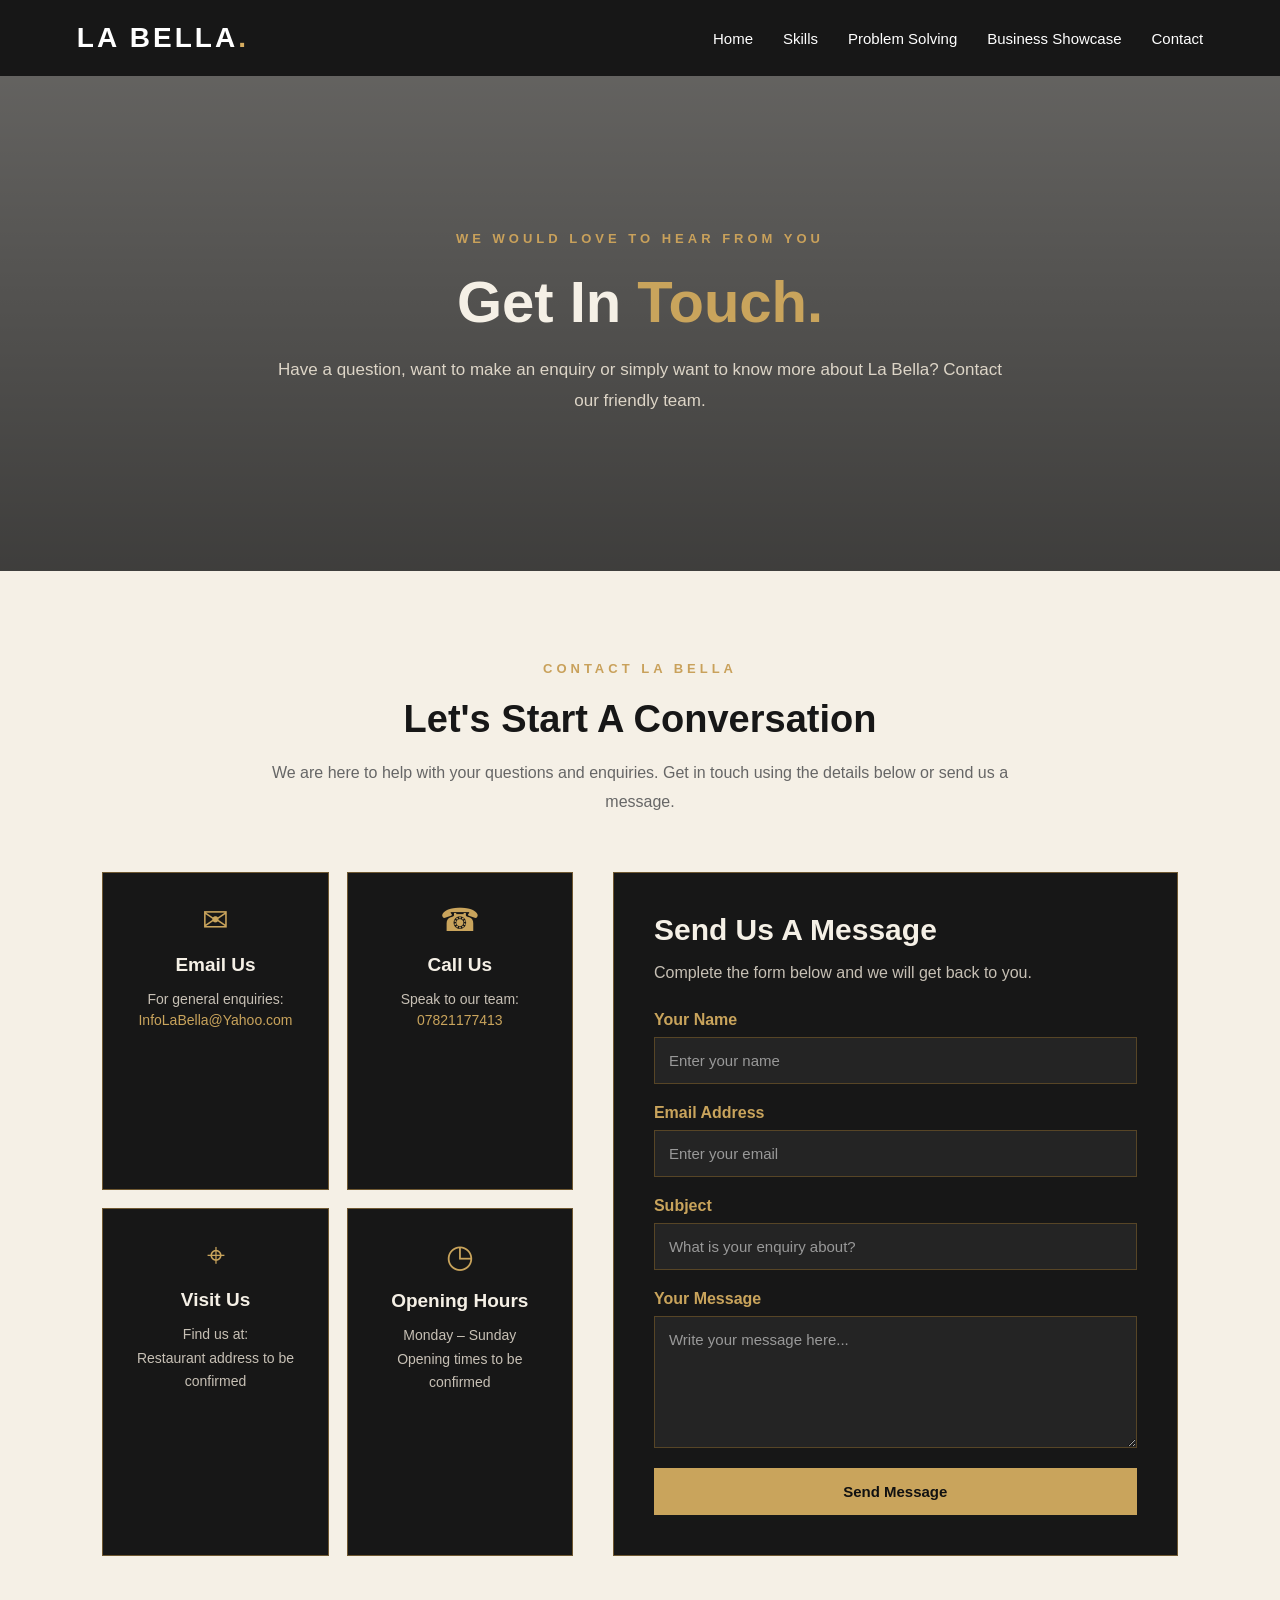
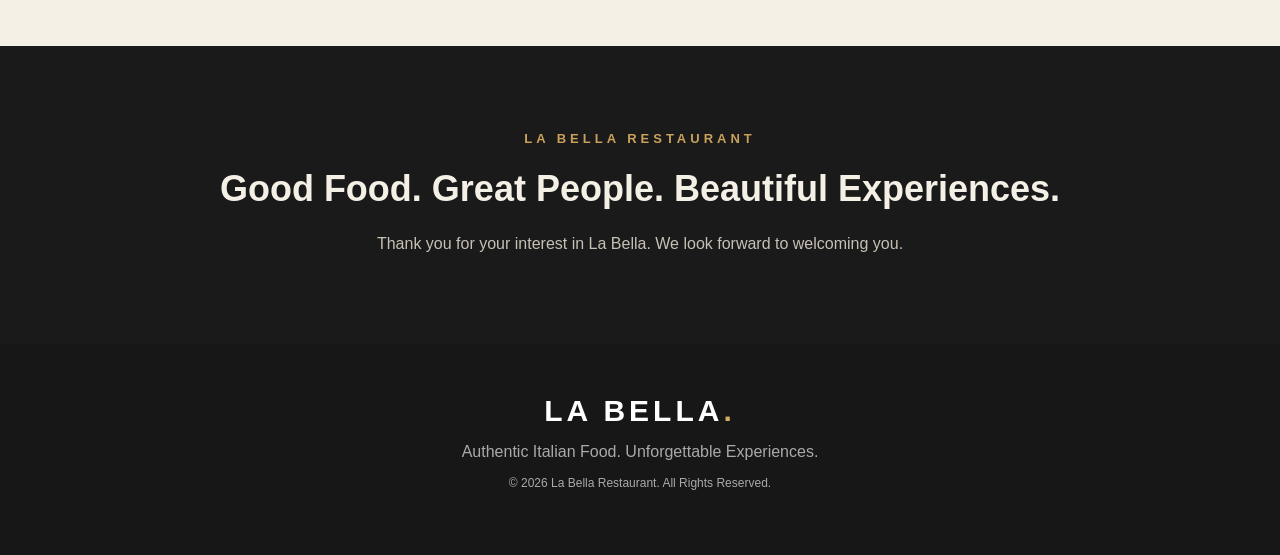
<file: Contact.html>
<!DOCTYPE html>
<html lang="en">
<head>
    <meta charset="UTF-8">
    <meta name="viewport" content="width=device-width, initial-scale=1.0">
    <title>Contact Us | La Bella</title>
    <link rel="stylesheet" href="Style.css">
</head>
<body>

<header class="header">

    <div class="logo">
        LA BELLA<span>.</span>
    </div>

    <nav class="navbar">

        <a href="index.html">Home</a>

        <a href="Skill.html">Skills</a>

        <a href="Problem-Solving%20Page.html">
            Problem Solving
        </a>

        <a href="Business%20Showcase%20Page.html">
            Business Showcase
        </a>

        <a href="Contact.html">Contact</a>

    </nav>

</header>
<style>
    /* NAVIGATION BAR */

* {
    margin: 0;
    padding: 0;
    box-sizing: border-box;
}

body {
    font-family: Arial, sans-serif;
}

/* HEADER */

.header {
    width: 100%;
    background-color: #171717;
    padding: 22px 6%;

    display: flex;
    justify-content: space-between;
    align-items: center;
}

/* LOGO */

.logo {
    color: white;
    font-size: 28px;
    font-weight: bold;
    letter-spacing: 3px;
}

.logo span {
    color: #d6ad60;
}

/* NAVIGATION LINKS */

.navbar {
    display: flex;
    align-items: center;
    gap: 30px;
}

.navbar a {
    color: white;
    text-decoration: none;
    font-size: 15px;
    font-weight: 500;

    transition: 0.3s;
}

.navbar a:hover {
    color: #d6ad60;
}

/* MOBILE RESPONSIVE */

@media (max-width: 850px) {

    .header {
        flex-direction: column;
        gap: 20px;
    }

    .navbar {
        flex-wrap: wrap;
        justify-content: center;
        gap: 15px;
    }

    .navbar a {
        font-size: 13px;
    }

}
</style>
<!-- Hero Section -->
    <section class="contact-hero">
        <div class="contact-hero-content">
            <p class="gold-text">WE WOULD LOVE TO HEAR FROM YOU</p>
            <h1>Get In <span>Touch.</span></h1>
            <p>
                Have a question, want to make an enquiry or simply want to
                know more about La Bella? Contact our friendly team.
            </p>
        </div>
    </section>

    <!-- Contact Information -->
    <section class="contact-section">

        <div class="contact-heading">
            <p class="gold-text">CONTACT LA BELLA</p>
            <h2>Let's Start A Conversation</h2>
            <p>
                We are here to help with your questions and enquiries.
                Get in touch using the details below or send us a message.
            </p>
        </div>

        <div class="contact-container">

            <!-- Contact Details -->
            <div class="contact-details">

                <div class="contact-card">
                    <div class="contact-icon">✉</div>
                    <h3>Email Us</h3>
                    <p>For general enquiries:</p>
                    <a href="mailto:InfoLaBella@Yahoo.com">
                        InfoLaBella@Yahoo.com
                    </a>
                </div>

                <div class="contact-card">
                    <div class="contact-icon">☎</div>
                    <h3>Call Us</h3>
                    <p>Speak to our team:</p>
                    <a href="tel:+4407821177413">
                        07821177413
                    </a>
                </div>

                <div class="contact-card">
                    <div class="contact-icon">⌖</div>
                    <h3>Visit Us</h3>
                    <p>Find us at:</p>
                    <p>Restaurant address to be confirmed</p>
                </div>

                <div class="contact-card">
                    <div class="contact-icon">◷</div>
                    <h3>Opening Hours</h3>
                    <p>Monday – Sunday</p>
                    <p>Opening times to be confirmed</p>
                </div>

            </div>

            <!-- Contact Form -->
            <div class="contact-form-container">
                <h2>Send Us A Message</h2>
                <p>Complete the form below and we will get back to you.</p>

                <form class="contact-form" action="#" method="post">

                    <label for="name">Your Name</label>
                    <input
                        type="text"
                        id="name"
                        name="name"
                        placeholder="Enter your name"
                        required
                    >

                    <label for="email">Email Address</label>
                    <input
                        type="email"
                        id="email"
                        name="email"
                        placeholder="Enter your email"
                        required
                    >

                    <label for="subject">Subject</label>
                    <input
                        type="text"
                        id="subject"
                        name="subject"
                        placeholder="What is your enquiry about?"
                        required
                    >

                    <label for="message">Your Message</label>
                    <textarea
                        id="message"
                        name="message"
                        rows="6"
                        placeholder="Write your message here..."
                        required
                    ></textarea>

                    <button type="submit" class="contact-button">
                        Send Message
                    </button>

                </form>
            </div>

        </div>
    </section>

    <!-- Closing Message -->
    <section class="contact-ending">
        <p class="gold-text">LA BELLA RESTAURANT</p>
        <h2>Good Food. Great People. Beautiful Experiences.</h2>
        <p>
            Thank you for your interest in La Bella. We look forward
            to welcoming you.
        </p>
    </section>

    <!-- Footer -->
    <footer class="footer">
        <h2>LA BELLA<span>.</span></h2>
        <p>Authentic Italian Food. Unforgettable Experiences.</p>
        <p class="copyright">© 2026 La Bella Restaurant. All Rights Reserved.</p>
    </footer>

</body>
</html>
</file>
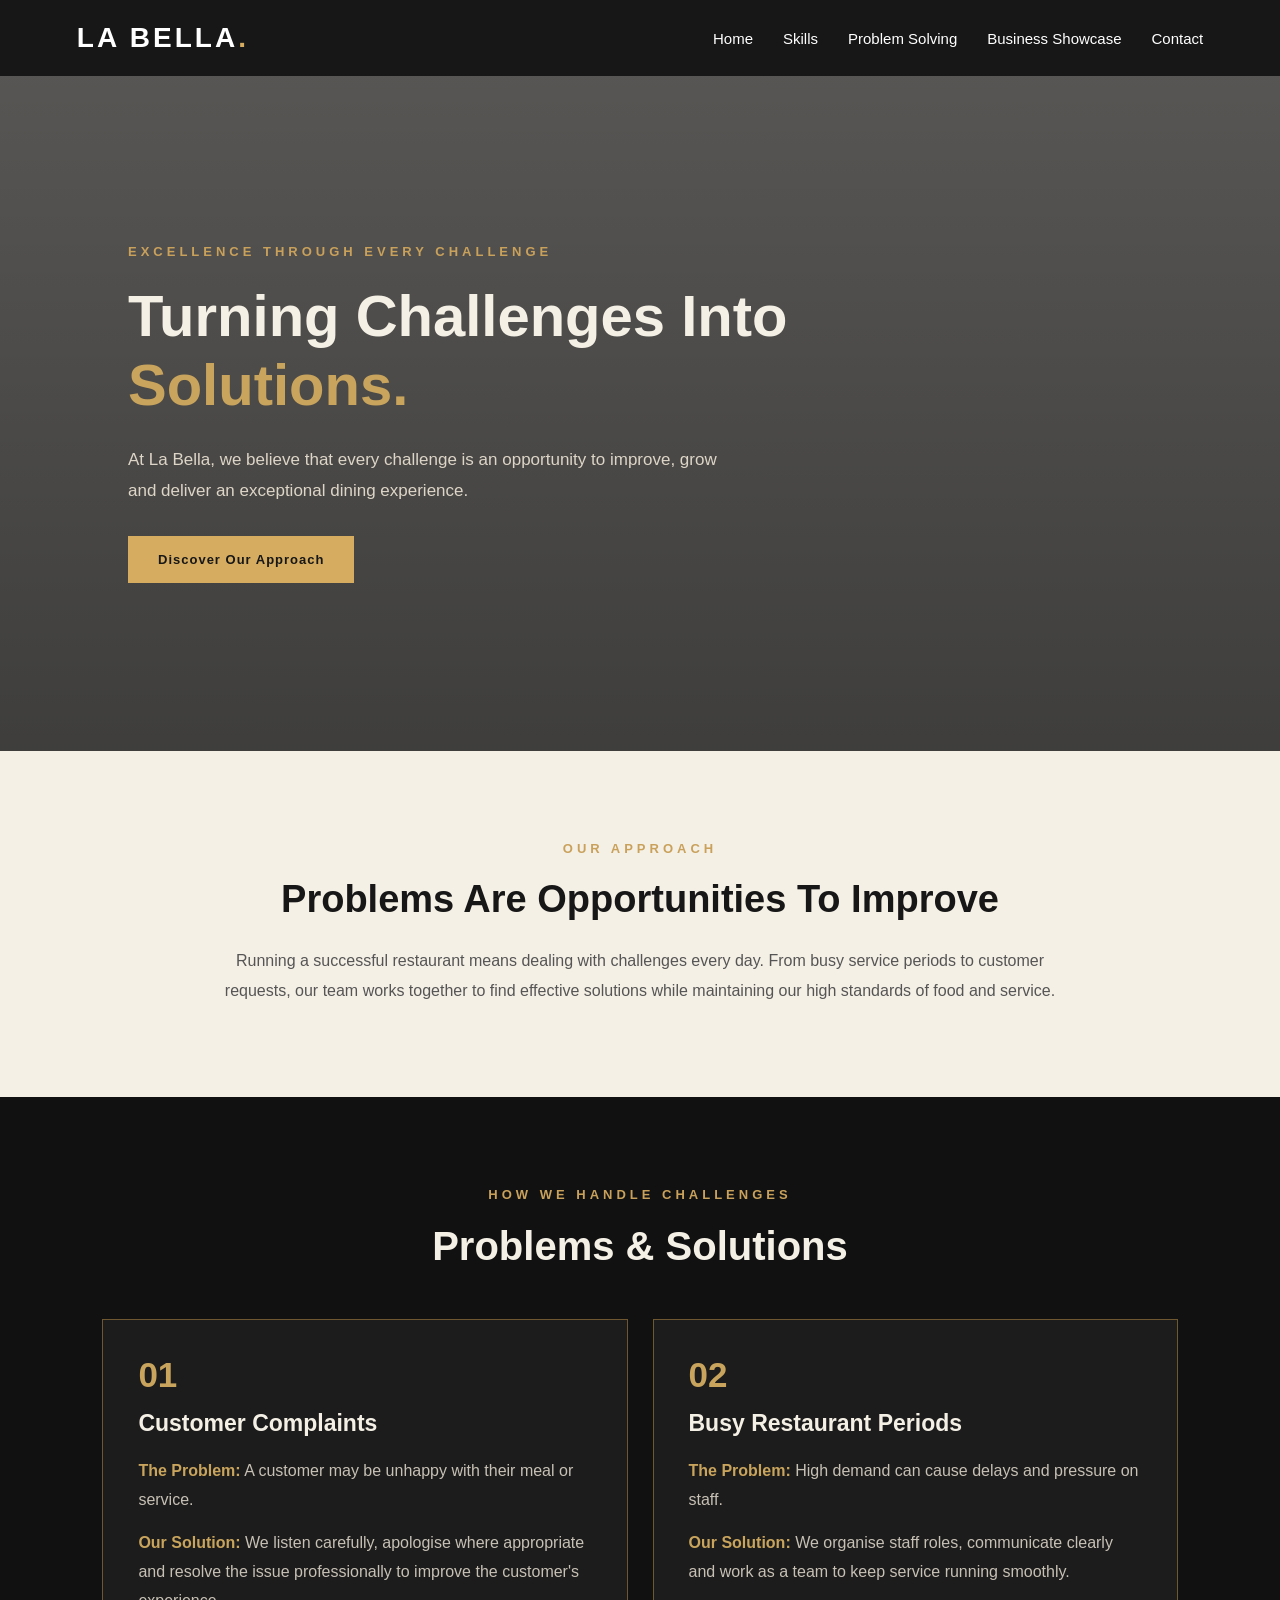
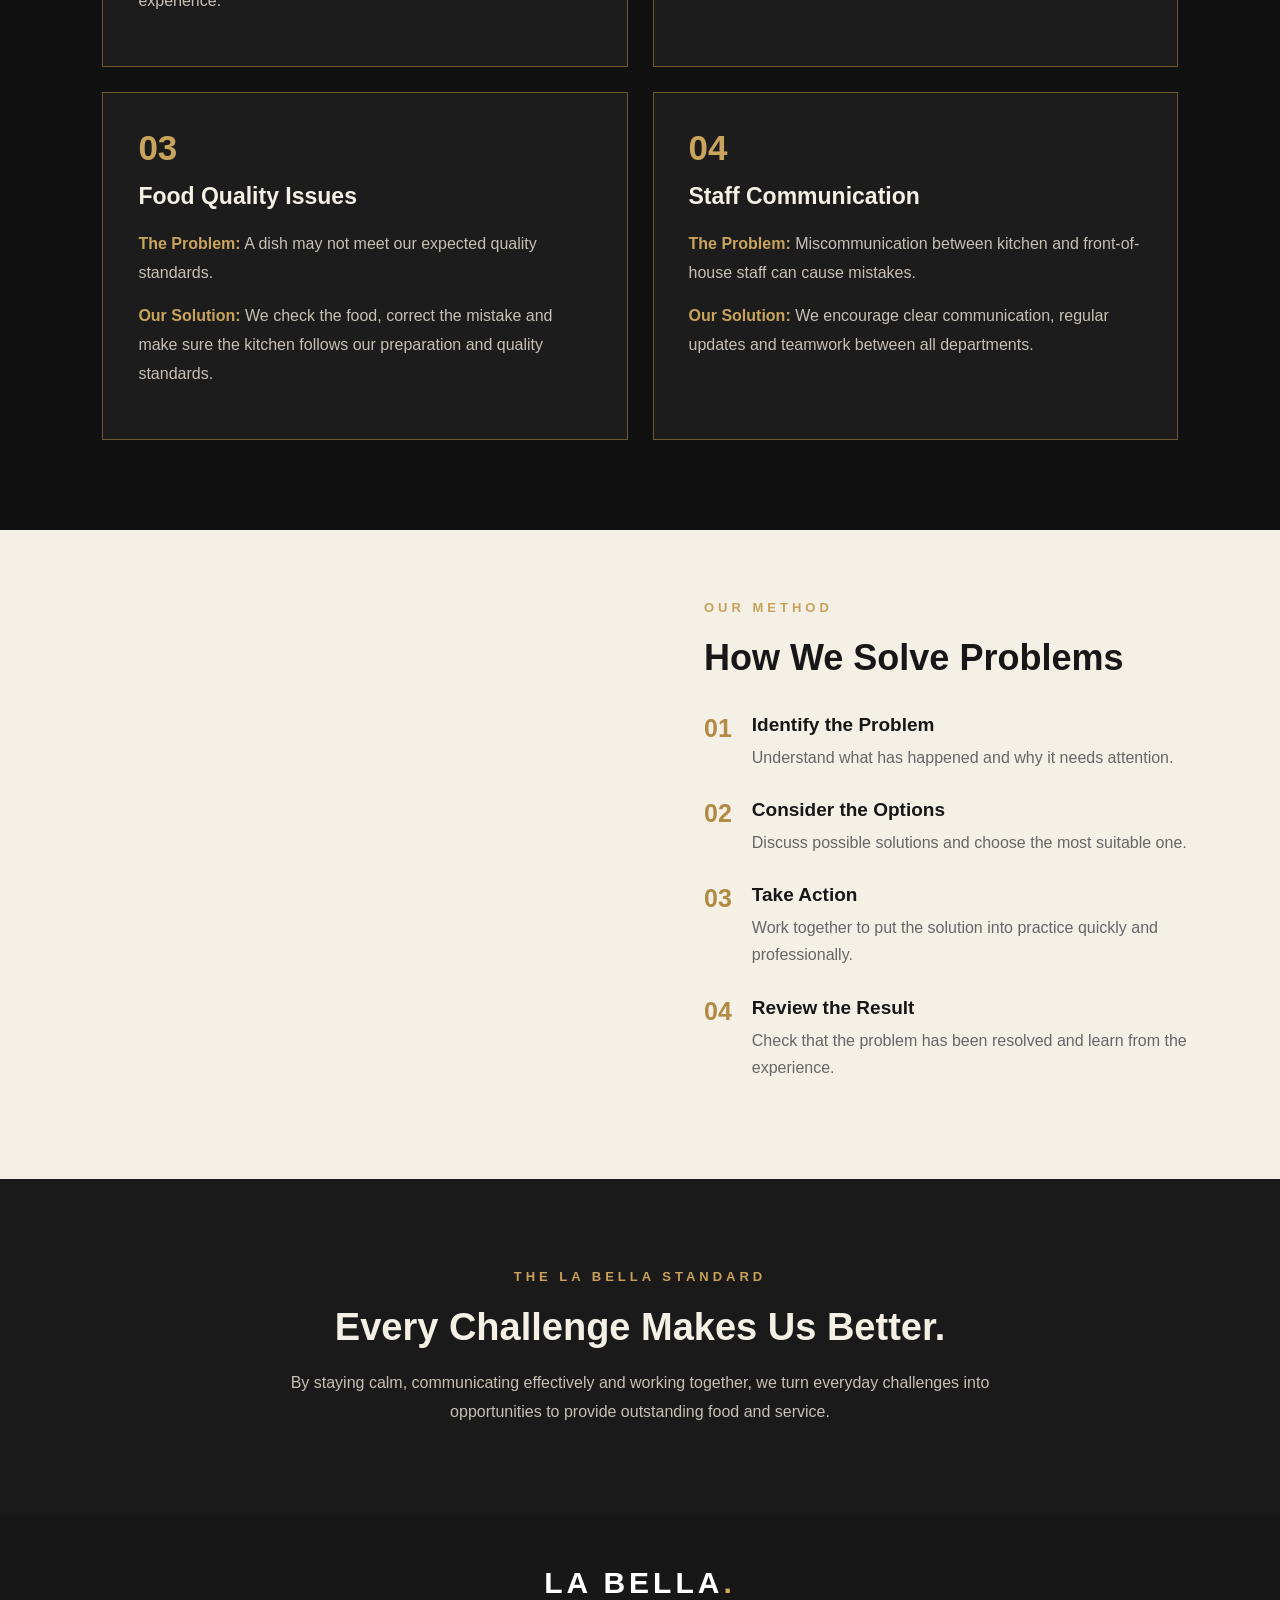
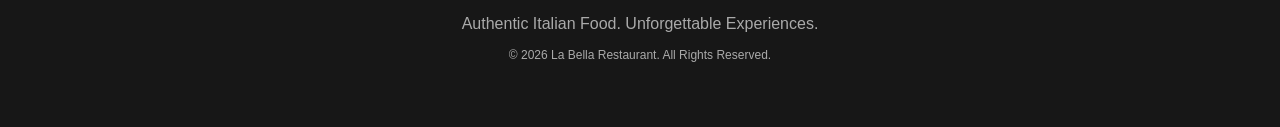
<file: Problem-Solving Page.html>
<!DOCTYPE html>
<html lang="en">
<head>
    <meta charset="UTF-8">
    <meta name="viewport" content="width=device-width, initial-scale=1.0">
    <title>Problem Solving | La Bella</title>
    <link rel="stylesheet" href="Style.css">
</head>
<body>

<header class="header">

    <div class="logo">
        LA BELLA<span>.</span>
    </div>

    <nav class="navbar">

        <a href="index.html">Home</a>

        <a href="Skill.html">Skills</a>

        <a href="Problem-Solving%20Page.html">
            Problem Solving
        </a>

        <a href="Business%20Showcase%20Page.html">
            Business Showcase
        </a>

        <a href="Contact.html">Contact</a>

    </nav>

</header>
<style>
    /* NAVIGATION BAR */

* {
    margin: 0;
    padding: 0;
    box-sizing: border-box;
}

body {
    font-family: Arial, sans-serif;
}

/* HEADER */

.header {
    width: 100%;
    background-color: #171717;
    padding: 22px 6%;

    display: flex;
    justify-content: space-between;
    align-items: center;
}

/* LOGO */

.logo {
    color: white;
    font-size: 28px;
    font-weight: bold;
    letter-spacing: 3px;
}

.logo span {
    color: #d6ad60;
}

/* NAVIGATION LINKS */

.navbar {
    display: flex;
    align-items: center;
    gap: 30px;
}

.navbar a {
    color: white;
    text-decoration: none;
    font-size: 15px;
    font-weight: 500;

    transition: 0.3s;
}

.navbar a:hover {
    color: #d6ad60;
}

/* MOBILE RESPONSIVE */

@media (max-width: 850px) {

    .header {
        flex-direction: column;
        gap: 20px;
    }

    .navbar {
        flex-wrap: wrap;
        justify-content: center;
        gap: 15px;
    }

    .navbar a {
        font-size: 13px;
    }

}
</style>
 <!-- Hero Section -->
    <section class="problem-hero">
        <div class="problem-hero-content">
            <p class="gold-text">EXCELLENCE THROUGH EVERY CHALLENGE</p>
            <h1>Turning Challenges Into <span>Solutions.</span></h1>
            <p>
                At La Bella, we believe that every challenge is an opportunity
                to improve, grow and deliver an exceptional dining experience.
            </p>
            <a href="#solutions" class="gold-button">Discover Our Approach</a>
        </div>
    </section>

    <!-- Introduction -->
    <section class="problem-intro">
        <p class="gold-text">OUR APPROACH</p>
        <h2>Problems Are Opportunities To Improve</h2>
        <p>
            Running a successful restaurant means dealing with challenges
            every day. From busy service periods to customer requests, our
            team works together to find effective solutions while maintaining
            our high standards of food and service.
        </p>
    </section>

    <!-- Problem and Solution Cards -->
    <section class="solutions-section" id="solutions">
        <p class="gold-text">HOW WE HANDLE CHALLENGES</p>
        <h2>Problems & Solutions</h2>

        <div class="solutions-grid">

            <div class="solution-card">
                <div class="solution-number">01</div>
                <h3>Customer Complaints</h3>
                <p>
                    <strong>The Problem:</strong> A customer may be unhappy
                    with their meal or service.
                </p>
                <p>
                    <strong>Our Solution:</strong> We listen carefully,
                    apologise where appropriate and resolve the issue
                    professionally to improve the customer's experience.
                </p>
            </div>

            <div class="solution-card">
                <div class="solution-number">02</div>
                <h3>Busy Restaurant Periods</h3>
                <p>
                    <strong>The Problem:</strong> High demand can cause
                    delays and pressure on staff.
                </p>
                <p>
                    <strong>Our Solution:</strong> We organise staff roles,
                    communicate clearly and work as a team to keep service
                    running smoothly.
                </p>
            </div>

            <div class="solution-card">
                <div class="solution-number">03</div>
                <h3>Food Quality Issues</h3>
                <p>
                    <strong>The Problem:</strong> A dish may not meet our
                    expected quality standards.
                </p>
                <p>
                    <strong>Our Solution:</strong> We check the food,
                    correct the mistake and make sure the kitchen follows
                    our preparation and quality standards.
                </p>
            </div>

            <div class="solution-card">
                <div class="solution-number">04</div>
                <h3>Staff Communication</h3>
                <p>
                    <strong>The Problem:</strong> Miscommunication between
                    kitchen and front-of-house staff can cause mistakes.
                </p>
                <p>
                    <strong>Our Solution:</strong> We encourage clear
                    communication, regular updates and teamwork between
                    all departments.
                </p>
            </div>

        </div>
    </section>

    <!-- Our Process -->
    <section class="problem-process">
        <div class="process-image"></div>

        <div class="process-content">
            <p class="gold-text">OUR METHOD</p>
            <h2>How We Solve Problems</h2>

            <div class="process-step">
                <span>01</span>
                <div>
                    <h3>Identify the Problem</h3>
                    <p>Understand what has happened and why it needs attention.</p>
                </div>
            </div>

            <div class="process-step">
                <span>02</span>
                <div>
                    <h3>Consider the Options</h3>
                    <p>Discuss possible solutions and choose the most suitable one.</p>
                </div>
            </div>

            <div class="process-step">
                <span>03</span>
                <div>
                    <h3>Take Action</h3>
                    <p>Work together to put the solution into practice quickly and professionally.</p>
                </div>
            </div>

            <div class="process-step">
                <span>04</span>
                <div>
                    <h3>Review the Result</h3>
                    <p>Check that the problem has been resolved and learn from the experience.</p>
                </div>
            </div>
        </div>
    </section>

    <!-- Final Message -->
    <section class="problem-ending">
        <p class="gold-text">THE LA BELLA STANDARD</p>
        <h2>Every Challenge Makes Us Better.</h2>
        <p>
            By staying calm, communicating effectively and working together,
            we turn everyday challenges into opportunities to provide
            outstanding food and service.
        </p>
    </section>

    <!-- Footer -->
    <footer class="footer">
        <h2>LA BELLA<span>.</span></h2>
        <p>Authentic Italian Food. Unforgettable Experiences.</p>
        <p class="copyright">© 2026 La Bella Restaurant. All Rights Reserved.</p>
    </footer>

</body>
</html>
</file>
<file: Style.css>
/* ============================= */
/* PROBLEM SOLVING PAGE */
/* ============================= */

.problem-hero {
    min-height: 75vh;
    background:
        linear-gradient(rgba(0,0,0,0.65), rgba(0,0,0,0.75)),
        url("https://images.unsplash.com/photo-1556911220-bff31c812dba?auto=format&fit=crop&w=1600&q=85");
    background-size: cover;
    background-position: center;
    display: flex;
    align-items: center;
    padding: 80px 10%;
}

.problem-hero-content {
    max-width: 700px;
}

.gold-text {
    color: #c9a45c;
    letter-spacing: 3px;
    font-size: 13px;
    font-weight: bold;
    margin-bottom: 20px;
}

.problem-hero h1 {
    color: #f5f0e6;
    font-size: 58px;
    line-height: 1.2;
    margin-bottom: 25px;
}

.problem-hero h1 span {
    color: #c9a45c;
}

.problem-hero-content > p:not(.gold-text) {
    color: #ddd5c7;
    font-size: 17px;
    line-height: 1.8;
    margin-bottom: 30px;
    max-width: 600px;
}

.gold-button {
    display: inline-block;
    background: #c9a45c;
    color: #111;
    padding: 14px 28px;
    text-decoration: none;
    font-weight: bold;
    transition: 0.3s;
}

.gold-button:hover {
    background: #f0d18d;
}

/* Introduction */

.problem-intro {
    background: #f5f0e6;
    text-align: center;
    padding: 90px 12%;
}

.problem-intro h2 {
    color: #171717;
    font-size: 38px;
    margin-bottom: 25px;
}

.problem-intro > p:last-child {
    color: #555;
    line-height: 1.9;
    font-size: 16px;
    max-width: 850px;
    margin: auto;
}

/* Problem and Solution Cards */

.solutions-section {
    background: #111;
    padding: 90px 8%;
    text-align: center;
}

.solutions-section h2 {
    color: #f5f0e6;
    font-size: 40px;
    margin-bottom: 50px;
}

.solutions-grid {
    display: grid;
    grid-template-columns: repeat(2, 1fr);
    gap: 25px;
    max-width: 1100px;
    margin: auto;
}

.solution-card {
    background: #1c1c1c;
    border: 1px solid #6f5831;
    padding: 35px;
    text-align: left;
    transition: 0.3s;
}

.solution-card:hover {
    transform: translateY(-7px);
    border-color: #c9a45c;
}

.solution-number {
    color: #c9a45c;
    font-size: 35px;
    font-weight: bold;
    margin-bottom: 15px;
}

.solution-card h3 {
    color: #f5f0e6;
    font-size: 23px;
    margin-bottom: 20px;
}

.solution-card p {
    color: #c7c0b5;
    line-height: 1.8;
    margin-bottom: 15px;
}

.solution-card strong {
    color: #c9a45c;
}

/* Problem Solving Process */

.problem-process {
    display: grid;
    grid-template-columns: 1fr 1fr;
    background: #f5f0e6;
    min-height: 600px;
}

.process-image {
    background:
        url("https://images.unsplash.com/photo-1556910103-1c02745aae4d?auto=format&fit=crop&w=1200&q=85");
    background-size: cover;
    background-position: center;
    min-height: 500px;
}

.process-content {
    padding: 70px 10%;
}

.process-content h2 {
    font-size: 36px;
    color: #171717;
    margin-bottom: 35px;
}

.process-step {
    display: flex;
    gap: 20px;
    margin-bottom: 28px;
}

.process-step span {
    color: #b18a43;
    font-size: 25px;
    font-weight: bold;
}

.process-step h3 {
    color: #171717;
    margin-bottom: 8px;
    font-size: 19px;
}

.process-step p {
    color: #666;
    line-height: 1.7;
}

/* Final Message */

.problem-ending {
    background: #1a1a1a;
    text-align: center;
    padding: 90px 12%;
}

.problem-ending h2 {
    color: #f5f0e6;
    font-size: 38px;
    margin-bottom: 20px;
}

.problem-ending > p:last-child {
    color: #c7c0b5;
    line-height: 1.8;
    max-width: 750px;
    margin: auto;
}

/* Responsive Design */

@media (max-width: 768px) {
    .problem-hero {
        padding: 70px 7%;
    }

    .problem-hero h1 {
        font-size: 38px;
    }

    .problem-intro h2,
    .solutions-section h2,
    .problem-ending h2 {
        font-size: 30px;
    }

    .solutions-grid {
        grid-template-columns: 1fr;
    }

    .problem-process {
        grid-template-columns: 1fr;
    }

    .process-image {
        min-height: 300px;
    }

    .process-content {
        padding: 50px 8%;
    }
}


/* ============================= */
/* Home Page */
/* ============================= */

* {
    margin: 0;
    padding: 0;
    box-sizing: border-box;
    scroll-behavior: smooth;
}

body {
    font-family: Georgia, serif;
    background: #f8f5ef;
    color: #222;
}

/* NAVIGATION BAR */

.header {
    width: 100%;
    background: #171717;
    padding: 22px 6%;
    display: flex;
    justify-content: space-between;
    align-items: center;
    position: sticky;
    top: 0;
    z-index: 1000;
}

.logo {
    color: white;
    font-size: 28px;
    font-weight: bold;
    letter-spacing: 3px;
}

.logo span,
footer span {
    color: #d6ad60;
}

.navbar {
    display: flex;
    align-items: center;
    gap: 30px;
}

.navbar a {
    color: white;
    text-decoration: none;
    font-family: Arial, sans-serif;
    font-size: 14px;
    transition: 0.3s;
}

.navbar a:hover {
    color: #d6ad60;
}

/* HERO */

.hero {
    min-height: 85vh;

    display: flex;
    align-items: center;

    padding: 80px 10%;

    background:
    linear-gradient(rgba(0,0,0,.55),
    rgba(0,0,0,.55)),

    url("https://images.unsplash.com/photo-1414235077428-338989a2e8c0?auto=format&fit=crop&w=2000&q=85");

    background-size: cover;
    background-position: center;
}

.hero-content {
    max-width: 750px;
    color: white;
}

.gold-text {
    color: #c9a15b;
    letter-spacing: 4px;
    font-size: 13px;
    font-weight: bold;
    margin-bottom: 22px;
}

.hero h1 {
    font-size: 65px;
    line-height: 1.2;
    margin-bottom: 25px;
}

.hero h1 span {
    color: #d6ad60;
}

.hero-description {
    font-family: Arial, sans-serif;
    font-size: 17px;
    line-height: 1.8;
    max-width: 550px;
    margin-bottom: 35px;
}

.gold-button {
    display: inline-block;
    padding: 16px 30px;
    background: #d6ad60;
    color: #171717;
    text-decoration: none;
    font-family: Arial, sans-serif;
    font-size: 13px;
    font-weight: bold;
    letter-spacing: 1px;
    transition: .3s;
}

.gold-button:hover {
    background: white;
    transform: translateY(-3px);
}

/* WELCOME SECTION */

.welcome {
    padding: 100px 10%;
    display: flex;
    align-items: center;
    gap: 65px;
}

.welcome-image {
    width: 50%;
}

.welcome-image img {
    width: 100%;
    height: 420px;
    object-fit: cover;
}

.welcome-text {
    flex: 1;
}

.welcome-text h2 {
    font-size: 42px;
    margin-bottom: 25px;
}

.welcome-text p:not(.gold-text) {
    color: #666;
    line-height: 1.9;
    font-size: 16px;
    margin-bottom: 25px;
}

.text-link {
    color: #a77b32;
    text-decoration: none;
    font-weight: bold;
    letter-spacing: 1px;
}

/* MENU */

.menu {
    background: #eee9df;
    padding: 90px 8%;
    text-align: center;
}

.menu h2 {
    font-size: 42px;
    margin-bottom: 15px;
}

.menu-intro {
    color: #777;
    margin-bottom: 45px;
    font-family: Arial, sans-serif;
}

.menu-container {
    display: grid;
    grid-template-columns: repeat(3, 1fr);
    gap: 30px;
}

.menu-card {
    background: white;
    overflow: hidden;
    transition: .3s;
    box-shadow: 0 5px 20px rgba(0,0,0,.06);
}

.menu-card:hover {
    transform: translateY(-8px);
}

.menu-card img {
    width: 100%;
    height: 250px;
    object-fit: cover;
}

.menu-info {
    padding: 25px;
}

.menu-info h3 {
    font-size: 23px;
    margin-bottom: 12px;
}

.menu-info p {
    font-family: Arial, sans-serif;
    color: #777;
    line-height: 1.6;
    margin-bottom: 15px;
}

.menu-info span {
    color: #b1843b;
    font-size: 21px;
    font-weight: bold;
}

/* EXPERIENCE */

.experience {
    min-height: 400px;
    display: flex;
    align-items: center;
    justify-content: center;
    text-align: center;
    padding: 70px 20px;

    background:
    linear-gradient(rgba(0,0,0,.65),
    rgba(0,0,0,.65)),

    url("https://images.unsplash.com/photo-1515003197210-e0cd7184f8b5?auto=format&fit=crop&w=1800&q=85");

    background-position: center;
    background-size: cover;
}

.experience-content {
    color: white;
}

.experience h2 {
    font-size: 48px;
    line-height: 1.3;
    margin-bottom: 20px;
}

.experience p:last-child {
    font-family: Arial, sans-serif;
    line-height: 1.8;
}

/* FOOTER */

footer {
    background: #171717;
    color: white;
    text-align: center;
    padding: 50px 20px;
}

footer h2 {
    font-size: 30px;
    letter-spacing: 4px;
    margin-bottom: 15px;
}

footer p {
    color: #aaa;
    font-family: Arial, sans-serif;
    margin-bottom: 15px;
}

.footer-links {
    margin: 25px 0;
}

.footer-links a {
    color: #ddd;
    text-decoration: none;
    margin: 10px;
    font-family: Arial, sans-serif;
    font-size: 13px;
}

.footer-links a:hover {
    color: #d6ad60;
}

.copyright {
    font-size: 12px;
}

/* RESPONSIVE */

@media (max-width: 950px) {

    .header {
        flex-direction: column;
        gap: 20px;
    }

    .navbar {
        flex-wrap: wrap;
        justify-content: center;
        gap: 15px;
    }

    .welcome {
        flex-direction: column;
    }

    .welcome-image {
        width: 100%;
    }

    .menu-container {
        grid-template-columns: 1fr;
    }

    .hero h1 {
        font-size: 48px;
    }
}

@media (max-width: 500px) {

    .navbar {
        gap: 12px;
    }

    .navbar a {
        font-size: 12px;
    }

    .hero h1 {
        font-size: 38px;
    }

    .welcome-text h2,
    .menu h2 {
        font-size: 32px;
    }

    .experience h2 {
        font-size: 35px;
    }
}

/* ============================= */
/* Skills PAGE */
/* ============================= */

.skills-hero {
    min-height: 65vh;
    display: flex;
    align-items: center;
    padding: 80px 10%;

    background:
    linear-gradient(rgba(0,0,0,.6), rgba(0,0,0,.6)),
    url("https://images.unsplash.com/photo-1556911220-e15b29be8c8f?auto=format&fit=crop&w=2000&q=85");

    background-size: cover;
    background-position: center;
}

.skills-hero-content {
    color: white;
    max-width: 650px;
}

.skills-hero h1 {
    font-size: 65px;
    line-height: 1.2;
    margin-bottom: 20px;
}

.skills-hero h1 span {
    color: #d6ad60;
}

.skills-hero-content > p:last-child {
    font-family: Arial, sans-serif;
    font-size: 17px;
    line-height: 1.8;
}

/* SKILLS INTRODUCTION */

.skills-intro {
    text-align: center;
    padding: 90px 15%;
}

.skills-intro h2 {
    font-size: 40px;
    margin-bottom: 20px;
}

.skills-intro p:last-child {
    color: #666;
    font-family: Arial, sans-serif;
    line-height: 1.9;
    font-size: 16px;
}

/* SKILLS GRID */

.skills-section {
    background: #eee9df;
    padding: 90px 8%;
    text-align: center;
}

.skills-section h2 {
    font-size: 40px;
    margin-bottom: 45px;
}

.skills-grid {
    display: grid;
    grid-template-columns: repeat(3, 1fr);
    gap: 25px;
}

.skill-card {
    background: #fff;
    padding: 40px 25px;
    min-height: 260px;
    box-shadow: 0 5px 20px rgba(0,0,0,.05);
    transition: .3s;
    border-bottom: 3px solid transparent;
}

.skill-card:hover {
    transform: translateY(-8px);
    border-bottom: 3px solid #d6ad60;
}

.skill-icon {
    font-size: 38px;
    margin-bottom: 20px;
}

.skill-card h3 {
    font-size: 21px;
    margin-bottom: 15px;
}

.skill-card p {
    color: #777;
    font-family: Arial, sans-serif;
    line-height: 1.7;
    font-size: 14px;
}

/* SKILLS VALUES */

.skills-values {
    display: flex;
    align-items: center;
    gap: 60px;
    padding: 100px 10%;
}

.values-content {
    flex: 1;
}

.values-content h2 {
    font-size: 40px;
    line-height: 1.3;
    margin-bottom: 20px;
}

.values-content p:last-child {
    color: #666;
    font-family: Arial, sans-serif;
    line-height: 1.9;
}

.values-image {
    flex: 1;
}

.values-image img {
    width: 100%;
    height: 400px;
    object-fit: cover;
}

/* SKILLS MOBILE DESIGN */

@media (max-width: 900px) {

    .skills-grid {
        grid-template-columns: repeat(2, 1fr);
    }

    .skills-values {
        flex-direction: column;
    }

    .values-image {
        width: 100%;
    }

    .skills-hero h1 {
        font-size: 48px;
    }
}

@media (max-width: 550px) {

    .skills-grid {
        grid-template-columns: 1fr;
    }

    .skills-intro {
        padding: 65px 8%;
    }

    .skills-hero h1 {
        font-size: 40px;
    }

    .skills-section h2,
    .skills-intro h2 {
        font-size: 30px;
    }
}
/* FOOTER */

footer {
    background: #171717;
    color: white;
    text-align: center;
    padding: 50px 20px;
}

footer h2 {
    font-size: 30px;
    letter-spacing: 4px;
    margin-bottom: 15px;
}

footer p {
    color: #aaa;
    font-family: Arial, sans-serif;
    margin-bottom: 15px;
}

.footer-links {
    margin: 25px 0;
}

.footer-links a {
    color: #ddd;
    text-decoration: none;
    margin: 10px;
    font-family: Arial, sans-serif;
    font-size: 13px;
}

.footer-links a:hover {
    color: #d6ad60;
}

.copyright {
    font-size: 12px;
}
/* RESPONSIVE */

@media (max-width: 950px) {

    .header {
        flex-direction: column;
        gap: 20px;
    }

    .navbar {
        flex-wrap: wrap;
        justify-content: center;
        gap: 15px;
    }

    .welcome {
        flex-direction: column;
    }

    .welcome-image {
        width: 100%;
    }

    .menu-container {
        grid-template-columns: 1fr;
    }

    .hero h1 {
        font-size: 48px;
    }
}

@media (max-width: 500px) {

    .navbar {
        gap: 12px;
    }

    .navbar a {
        font-size: 12px;
    }

    .hero h1 {
        font-size: 38px;
    }

    .welcome-text h2,
    .menu h2 {
        font-size: 32px;
    }

    .experience h2 {
        font-size: 35px;
    }
}

/* ============================= */
/* BUSINESS SHOWCASE PAGE */
/* ============================= */

.showcase-hero {
    min-height: 75vh;
    background:
        linear-gradient(rgba(0,0,0,0.55), rgba(0,0,0,0.75)),
        url("https://images.unsplash.com/photo-1414235077428-338989a2e8c0?auto=format&fit=crop&w=1600&q=85");
    background-size: cover;
    background-position: center;
    display: flex;
    align-items: center;
    padding: 80px 10%;
}

.showcase-hero-content {
    max-width: 700px;
}

.showcase-hero h1 {
    color: #f5f0e6;
    font-size: 58px;
    line-height: 1.2;
    margin-bottom: 25px;
}

.showcase-hero h1 span {
    color: #c9a45c;
}

.showcase-hero-content > p:not(.gold-text) {
    color: #ddd5c7;
    font-size: 17px;
    line-height: 1.8;
    margin-bottom: 30px;
}

/* About the Business */

.business-about {
    display: grid;
    grid-template-columns: 1fr 1fr;
    background: #f5f0e6;
    min-height: 550px;
}

.business-about-image {
    background:
        url("https://images.unsplash.com/photo-1517248135467-4c7edcad34c4?auto=format&fit=crop&w=1200&q=85");
    background-size: cover;
    background-position: center;
    min-height: 450px;
}

.business-about-content {
    padding: 80px 10%;
    display: flex;
    flex-direction: column;
    justify-content: center;
}

.business-about-content h2 {
    color: #171717;
    font-size: 40px;
    margin-bottom: 25px;
}

.business-about-content p:not(.gold-text) {
    color: #555;
    line-height: 1.9;
    margin-bottom: 18px;
}

/* What We Offer */

.business-offers {
    background: #111;
    padding: 90px 8%;
    text-align: center;
}

.business-offers h2 {
    color: #f5f0e6;
    font-size: 40px;
    margin-bottom: 50px;
}

.offers-grid {
    display: grid;
    grid-template-columns: repeat(3, 1fr);
    gap: 25px;
    max-width: 1200px;
    margin: auto;
}

.offer-card {
    background: #1c1c1c;
    border: 1px solid #574526;
    text-align: left;
    transition: 0.3s;
    overflow: hidden;
}

.offer-card:hover {
    transform: translateY(-7px);
    border-color: #c9a45c;
}

.offer-card img {
    width: 100%;
    height: 240px;
    object-fit: cover;
    display: block;
}

.offer-content {
    padding: 25px;
}

.offer-content h3 {
    color: #c9a45c;
    font-size: 22px;
    margin-bottom: 15px;
}

.offer-content p {
    color: #c7c0b5;
    line-height: 1.8;
}

/* Why Choose La Bella */

.why-labella {
    display: grid;
    grid-template-columns: 1fr 1fr;
    background: #f5f0e6;
}

.why-content {
    padding: 80px 10%;
}

.why-content h2 {
    color: #171717;
    font-size: 38px;
    margin-bottom: 35px;
}

.why-item {
    display: flex;
    gap: 20px;
    margin-bottom: 28px;
}

.why-item span {
    color: #b18a43;
    font-size: 25px;
    font-weight: bold;
}

.why-item h3 {
    color: #171717;
    font-size: 19px;
    margin-bottom: 8px;
}

.why-item p {
    color: #666;
    line-height: 1.7;
}

.why-image {
    background:
        url("https://images.unsplash.com/photo-1559339352-11d035aa65de?auto=format&fit=crop&w=1200&q=85");
    background-size: cover;
    background-position: center;
    min-height: 550px;
}

/* Brand Statement */

.business-statement {
    background: #1a1a1a;
    text-align: center;
    padding: 90px 12%;
}

.business-statement h2 {
    color: #f5f0e6;
    font-size: 38px;
    margin-bottom: 20px;
}

.business-statement > p:last-child {
    color: #c7c0b5;
    line-height: 1.8;
    max-width: 750px;
    margin: auto;
}

/* Responsive Design */

@media (max-width: 768px) {

    .showcase-hero {
        padding: 70px 7%;
    }

    .showcase-hero h1 {
        font-size: 38px;
    }

    .business-about,
    .why-labella {
        grid-template-columns: 1fr;
    }

    .business-about-image {
        min-height: 300px;
    }

    .business-about-content,
    .why-content {
        padding: 55px 8%;
    }

    .offers-grid {
        grid-template-columns: 1fr;
    }

    .why-image {
        min-height: 300px;
    }

    .business-offers h2,
    .business-statement h2 {
        font-size: 30px;
    }
}

/* ============================= */
/* CONTACT PAGE */
/* ============================= */

.contact-hero {
    min-height: 55vh;
    background:
        linear-gradient(rgba(0,0,0,0.6), rgba(0,0,0,0.75)),
        url("https://images.unsplash.com/photo-1414235077428-338989a2e8c0?auto=format&fit=crop&w=1600&q=85");
    background-size: cover;
    background-position: center;
    display: flex;
    align-items: center;
    justify-content: center;
    text-align: center;
    padding: 70px 10%;
}

.contact-hero-content {
    max-width: 750px;
}

.contact-hero h1 {
    color: #f5f0e6;
    font-size: 58px;
    margin-bottom: 20px;
}

.contact-hero h1 span {
    color: #c9a45c;
}

.contact-hero-content > p:not(.gold-text) {
    color: #ddd5c7;
    font-size: 17px;
    line-height: 1.8;
}

/* Contact Section */

.contact-section {
    background: #f5f0e6;
    padding: 90px 8%;
}

.contact-heading {
    text-align: center;
    max-width: 750px;
    margin: 0 auto 55px;
}

.contact-heading h2 {
    color: #171717;
    font-size: 38px;
    margin-bottom: 18px;
}

.contact-heading > p:last-child {
    color: #666;
    line-height: 1.8;
}

/* Contact Layout */

.contact-container {
    display: grid;
    grid-template-columns: 1fr 1.2fr;
    gap: 40px;
    max-width: 1200px;
    margin: auto;
}

/* Contact Cards */

.contact-details {
    display: grid;
    grid-template-columns: 1fr 1fr;
    gap: 18px;
}

.contact-card {
    background: #171717;
    padding: 28px 20px;
    text-align: center;
    border: 1px solid #6f5831;
    transition: 0.3s;
}

.contact-card:hover {
    transform: translateY(-5px);
    border-color: #c9a45c;
}

.contact-icon {
    color: #c9a45c;
    font-size: 32px;
    margin-bottom: 15px;
}

.contact-card h3 {
    color: #f5f0e6;
    font-size: 19px;
    margin-bottom: 12px;
}

.contact-card p {
    color: #c7c0b5;
    font-size: 14px;
    line-height: 1.7;
}

.contact-card a {
    color: #c9a45c;
    text-decoration: none;
    font-size: 14px;
    overflow-wrap: anywhere;
}

.contact-card a:hover {
    color: #f0d18d;
}

/* Contact Form */

.contact-form-container {
    background: #171717;
    padding: 40px;
    border: 1px solid #6f5831;
}

.contact-form-container h2 {
    color: #f5f0e6;
    font-size: 30px;
    margin-bottom: 12px;
}

.contact-form-container > p {
    color: #c7c0b5;
    line-height: 1.7;
    margin-bottom: 25px;
}

.contact-form {
    display: flex;
    flex-direction: column;
}

.contact-form label {
    color: #c9a45c;
    margin-bottom: 8px;
    font-weight: bold;
}

.contact-form input,
.contact-form textarea {
    width: 100%;
    padding: 14px;
    margin-bottom: 20px;
    background: #242424;
    border: 1px solid #574526;
    color: #f5f0e6;
    font-family: inherit;
    font-size: 15px;
    outline: none;
}

.contact-form input:focus,
.contact-form textarea:focus {
    border-color: #c9a45c;
}

.contact-form textarea {
    resize: vertical;
}

.contact-form input::placeholder,
.contact-form textarea::placeholder {
    color: #999;
}

.contact-button {
    background: #c9a45c;
    color: #111;
    border: none;
    padding: 15px 25px;
    font-size: 15px;
    font-weight: bold;
    cursor: pointer;
    transition: 0.3s;
}

.contact-button:hover {
    background: #f0d18d;
}

/* Closing Message */

.contact-ending {
    background: #1a1a1a;
    text-align: center;
    padding: 85px 10%;
}

.contact-ending h2 {
    color: #f5f0e6;
    font-size: 36px;
    margin-bottom: 20px;
}

.contact-ending > p:last-child {
    color: #c7c0b5;
    line-height: 1.8;
}

/* Responsive Design */

@media (max-width: 900px) {
    .contact-container {
        grid-template-columns: 1fr;
    }
}

@media (max-width: 600px) {
    .contact-hero h1 {
        font-size: 40px;
    }

    .contact-heading h2,
    .contact-ending h2 {
        font-size: 29px;
    }

    .contact-details {
        grid-template-columns: 1fr;
    }

    .contact-form-container {
        padding: 25px 20px;
    }
}
</file>
